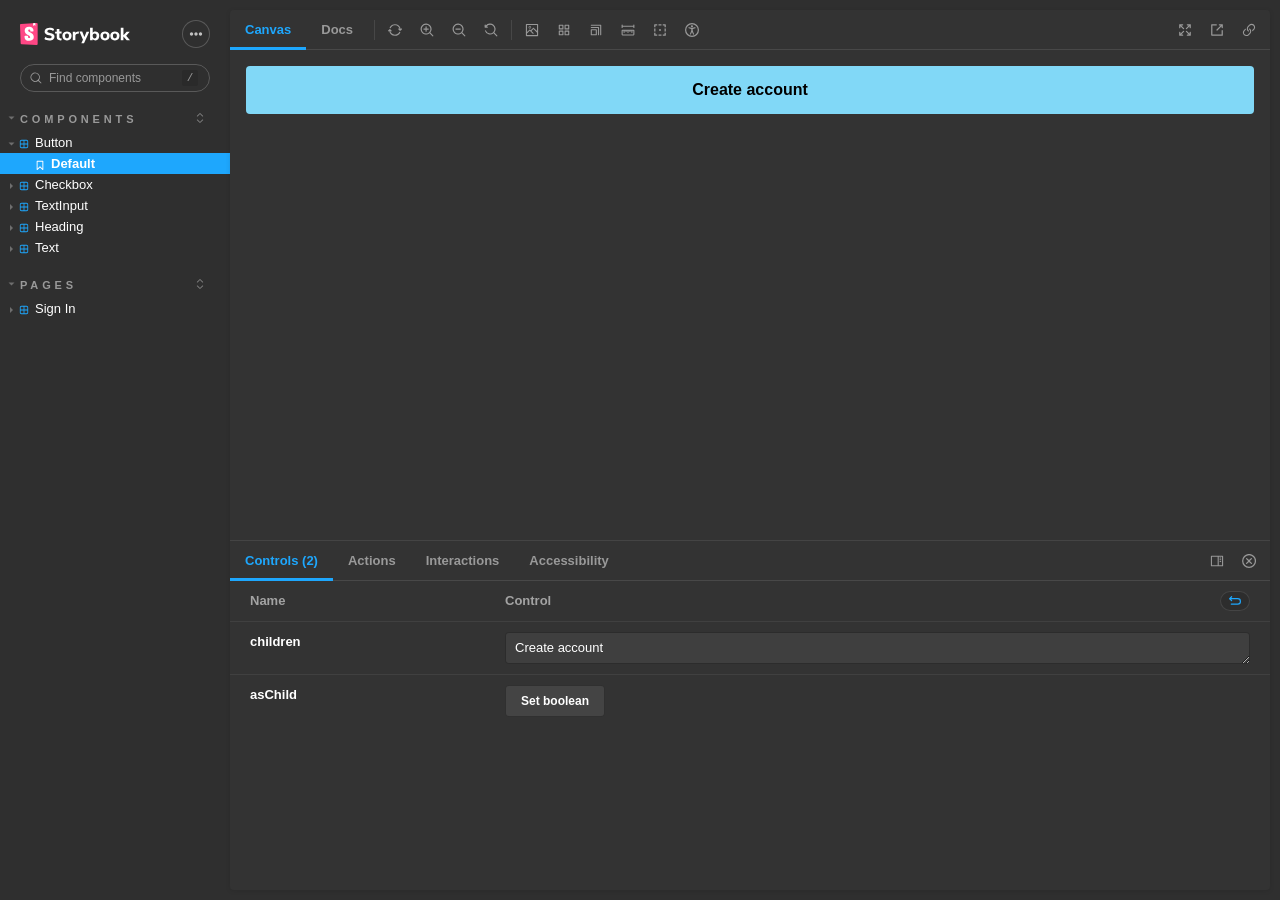
<file: index.html>
<!doctype html><html lang="en"><head><meta charset="utf-8"/><title>Webpack App</title><meta name="viewport" content="width=device-width,initial-scale=1"/><style>html, body {
    overflow: hidden;
    height: 100%;
    width: 100%;
    margin: 0;
    padding: 0;
  }

  * {
    box-sizing: border-box;
  }</style><script>/* globals window */
  /* eslint-disable no-underscore-dangle */
  try {
    if (window.top !== window) {
      window.__REACT_DEVTOOLS_GLOBAL_HOOK__ = window.top.__REACT_DEVTOOLS_GLOBAL_HOOK__;
    }
  } catch (e) {
    // eslint-disable-next-line no-console
    console.warn('unable to connect to top frame for connecting dev tools');
  }

  window.onerror = function onerror(message, source, line, column, err) {
    if (window.CONFIG_TYPE !== 'DEVELOPMENT') return;
    // eslint-disable-next-line no-var, vars-on-top
    var xhr = new window.XMLHttpRequest();
    xhr.open('POST', '/runtime-error');
    xhr.setRequestHeader('Content-Type', 'application/json;charset=UTF-8');
    xhr.send(
      JSON.stringify({
        /* eslint-disable object-shorthand */
        message: message,
        source: source,
        line: line,
        column: column,
        error: err && { message: err.message, name: err.name, stack: err.stack },
        origin: 'manager',
        /* eslint-enable object-shorthand */
      })
    );
  };</script><style>#root[hidden],
      #docs-root[hidden] {
        display: none !important;
      }</style></head><body><div id="root"></div><div id="docs-root"></div><script>window['CONFIG_TYPE'] = "PRODUCTION";
          
      
          
            window['LOGLEVEL'] = "info";
          
      
          
            window['FEATURES'] = {"postcss":true,"emotionAlias":false,"warnOnLegacyHierarchySeparator":true,"buildStoriesJson":false,"storyStoreV7":true,"modernInlineRender":false,"breakingChangesV7":false,"interactionsDebugger":true,"babelModeV7":false,"argTypeTargetsV7":false,"previewMdx2":false};
          
      
          
      
          
      
          
            window['DOCS_MODE'] = false;</script><script src="runtime~main.6d0c0ba56a7af119a160.manager.bundle.js"></script><script src="vendors~main.bde0e3b64a2c092d2358.manager.bundle.js"></script><script src="main.8de23baf0a0cb7a1bb42.manager.bundle.js"></script></body></html>
</file>
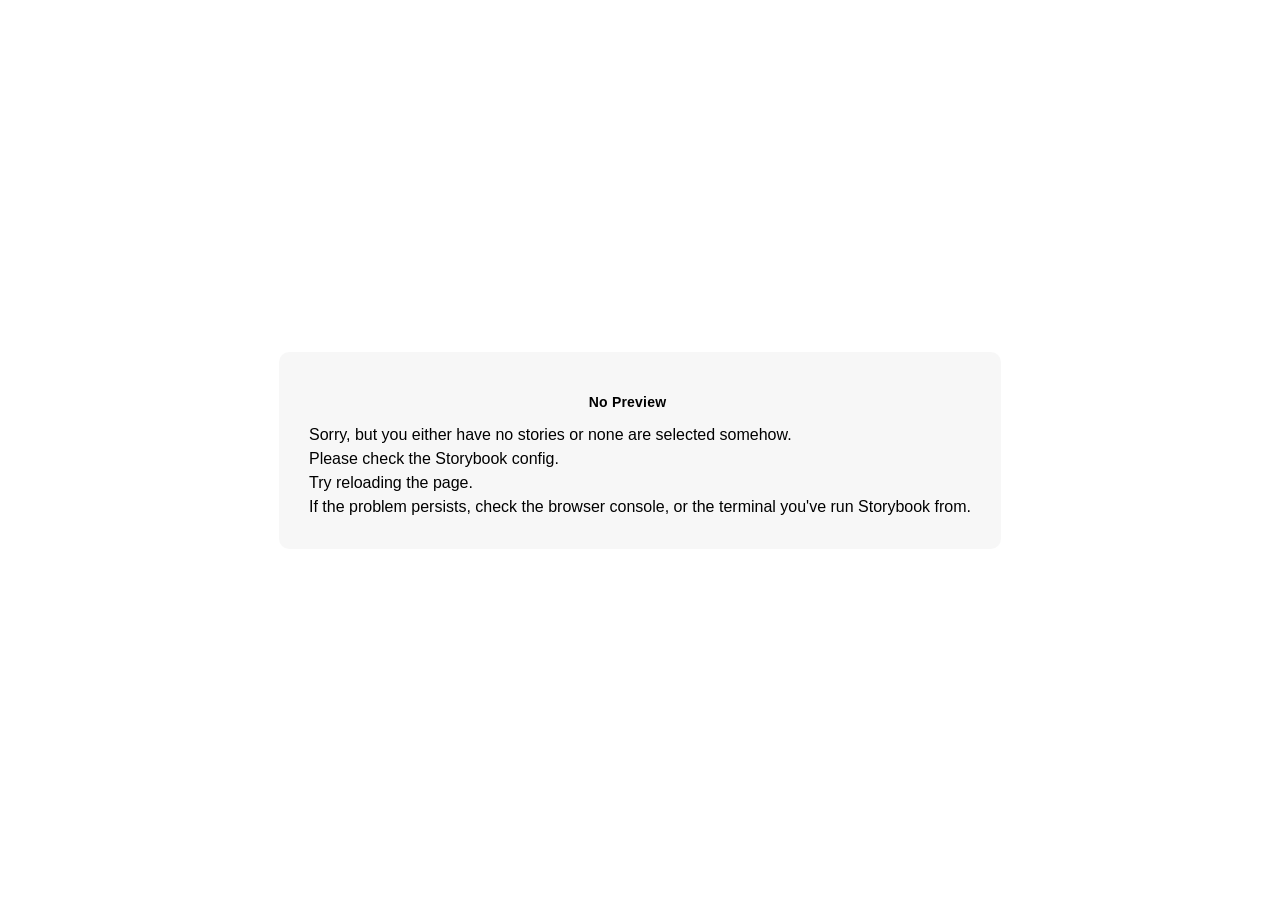
<file: iframe.html>
<!DOCTYPE html>
<!--suppress HtmlUnknownTarget -->
<html lang="en">
  <head>
    <meta charset="utf-8" />
    <title>Storybook</title>
    <meta name="viewport" content="width=device-width, initial-scale=1" />
    <script>
      window.CONFIG_TYPE = 'PRODUCTION';
      window.LOGLEVEL = 'info';
      window.FRAMEWORK_OPTIONS = {};
      window.CHANNEL_OPTIONS = {};
      window.FEATURES = {"postcss":true,"emotionAlias":false,"warnOnLegacyHierarchySeparator":true,"buildStoriesJson":false,"storyStoreV7":true,"modernInlineRender":false,"breakingChangesV7":false,"interactionsDebugger":true,"babelModeV7":false,"argTypeTargetsV7":false,"previewMdx2":false};
      window.STORIES = [{"titlePrefix":"","directory":"./src","files":"**/*.stories.mdx","importPathMatcher":"^\\.[\\\\/](?:src(?:\\/(?!\\.)(?:(?:(?!(?:^|\\/)\\.).)*?)\\/|\\/|$)(?!\\.)(?=.)[^/]*?\\.stories\\.mdx)$"},{"titlePrefix":"","directory":"./src","files":"**/*.stories.@(js|jsx|ts|tsx)","importPathMatcher":"^\\.[\\\\/](?:src(?:\\/(?!\\.)(?:(?:(?!(?:^|\\/)\\.).)*?)\\/|\\/|$)(?!\\.)(?=.)[^/]*?\\.stories\\.(js|jsx|ts|tsx))$"}];
      window.SERVER_CHANNEL_URL = undefined;

      // We do this so that "module && module.hot" etc. in Storybook source code
      // doesn't fail (it will simply be disabled)
      window.module = undefined;
    </script>
    <base target="_parent" />

<style>
  /* While we aren't showing the main block yet, but still preparing, we want everything the user
     has rendered, which may or may not be in #root, to be display none */
  .sb-show-preparing-story:not(.sb-show-main) > :not(.sb-preparing-story) {
    display: none;
  }

  .sb-show-preparing-docs:not(.sb-show-main) > :not(.sb-preparing-docs) {
    display: none;
  }

  /* Hide our own blocks when we aren't supposed to be showing them */
  :not(.sb-show-preparing-story) > .sb-preparing-story,
  :not(.sb-show-preparing-docs) > .sb-preparing-docs,
  :not(.sb-show-nopreview) > .sb-nopreview,
  :not(.sb-show-errordisplay) > .sb-errordisplay {
    display: none;
  }

  .sb-show-main.sb-main-centered {
    margin: 0;
    display: flex;
    align-items: center;
    min-height: 100vh;
  }

  .sb-show-main.sb-main-centered #root {
    box-sizing: border-box;
    margin: auto;
    padding: 1rem;
    max-height: 100%; /* Hack for centering correctly in IE11 */
  }

  /* Vertical centering fix for IE11 */
  @media screen and (-ms-high-contrast: none), (-ms-high-contrast: active) {
    .sb-show-main.sb-main-centered:after {
      content: '';
      min-height: inherit;
      font-size: 0;
    }
  }

  .sb-show-main.sb-main-fullscreen {
    margin: 0;
    padding: 0;
    display: block;
  }

  .sb-show-main.sb-main-padded {
    margin: 0;
    padding: 1rem;
    display: block;
    box-sizing: border-box;
  }

  .sb-wrapper {
    position: fixed;
    top: 0;
    bottom: 0;
    left: 0;
    right: 0;
    padding: 20px;
    font-family: 'Nunito Sans', -apple-system, '.SFNSText-Regular', 'San Francisco',
      BlinkMacSystemFont, 'Segoe UI', 'Helvetica Neue', Helvetica, Arial, sans-serif;
    -webkit-font-smoothing: antialiased;
    overflow: auto;
  }

  .sb-heading {
    font-size: 14px;
    font-weight: 600;
    letter-spacing: 0.2px;
    margin: 10px 0;
    padding-right: 25px;
  }

  .sb-nopreview {
    display: flex;
    align-content: center;
    justify-content: center;
  }

  .sb-nopreview_main {
    margin: auto;
    padding: 30px;
    border-radius: 10px;
    background: rgba(0, 0, 0, 0.03);
  }

  .sb-nopreview_heading {
    text-align: center;
  }

  .sb-errordisplay {
    border: 20px solid rgb(187, 49, 49);
    background: #222;
    color: #fff;
    z-index: 999999;
  }

  .sb-errordisplay_code {
    padding: 10px;
    background: #000;
    color: #eee;
    font-family: 'Operator Mono', 'Fira Code Retina', 'Fira Code', 'FiraCode-Retina', 'Andale Mono',
      'Lucida Console', Consolas, Monaco, monospace;
  }

  .sb-errordisplay pre {
    white-space: pre-wrap;
  }

  @-webkit-keyframes sb-rotate360 {
    from {
      transform: rotate(0deg);
    }
    to {
      transform: rotate(360deg);
    }
  }
  @keyframes sb-rotate360 {
    from {
      transform: rotate(0deg);
    }
    to {
      transform: rotate(360deg);
    }
  }
  @-webkit-keyframes sb-glow {
    0%,
    100% {
      opacity: 1;
    }
    50% {
      opacity: 0.4;
    }
  }
  @keyframes sb-glow {
    0%,
    100% {
      opacity: 1;
    }
    50% {
      opacity: 0.4;
    }
  }

  /* We display the preparing loaders *over* the rendering story */
  .sb-preparing-story,
  .sb-preparing-docs {
    background-color: white;
    /* Maximum possible z-index. It would be better to use stacking contexts to ensure it's always
    on top, but this isn't possible as it would require making CSS changes that could affect user code */
    z-index: 2147483647;
  }

  .sb-loader {
    -webkit-animation: sb-rotate360 0.7s linear infinite;
    animation: sb-rotate360 0.7s linear infinite;
    border-color: rgba(97, 97, 97, 0.29);
    border-radius: 50%;
    border-style: solid;
    border-top-color: #646464;
    border-width: 2px;
    display: inline-block;
    height: 32px;
    left: 50%;
    margin-left: -16px;
    margin-top: -16px;
    mix-blend-mode: difference;
    overflow: hidden;
    position: absolute;
    top: 50%;
    transition: all 200ms ease-out;
    vertical-align: top;
    width: 32px;
    z-index: 4;
  }

  .sb-previewBlock {
    background: #fff;
    border: 1px solid rgba(0, 0, 0, 0.1);
    border-radius: 4px;
    box-shadow: rgba(0, 0, 0, 0.1) 0 1px 3px 0;
    margin: 25px auto 40px;
    max-width: 600px;
  }

  .sb-previewBlock_header {
    align-items: center;
    box-shadow: rgba(0, 0, 0, 0.1) 0 -1px 0 0 inset;
    display: flex;
    gap: 14px;
    height: 40px;
    padding: 0 12px;
  }

  .sb-previewBlock_icon {
    -webkit-animation: sb-glow 1.5s ease-in-out infinite;
    animation: sb-glow 1.5s ease-in-out infinite;
    background: #e6e6e6;
    height: 14px;
    width: 14px;
  }
  .sb-previewBlock_icon:last-child {
    margin-left: auto;
  }

  .sb-previewBlock_body {
    -webkit-animation: sb-glow 1.5s ease-in-out infinite;
    animation: sb-glow 1.5s ease-in-out infinite;
    height: 182px;
    position: relative;
  }

  .sb-argstableBlock {
    border-collapse: collapse;
    border-spacing: 0;
    font-size: 13px;
    line-height: 20px;
    margin: 25px auto 40px;
    max-width: 600px;
    text-align: left;
    width: 100%;
  }
  .sb-argstableBlock th:first-of-type,
  .sb-argstableBlock td:first-of-type {
    padding-left: 20px;
  }
  .sb-argstableBlock th:nth-of-type(2),
  .sb-argstableBlock td:nth-of-type(2) {
    width: 35%;
  }
  .sb-argstableBlock th:nth-of-type(3),
  .sb-argstableBlock td:nth-of-type(3) {
    width: 15%;
  }
  .sb-argstableBlock th:last-of-type,
  .sb-argstableBlock td:last-of-type {
    width: 25%;
    padding-right: 20px;
  }
  .sb-argstableBlock th span,
  .sb-argstableBlock td span {
    -webkit-animation: sb-glow 1.5s ease-in-out infinite;
    animation: sb-glow 1.5s ease-in-out infinite;
    background-color: rgba(0, 0, 0, 0.1);
    border-radius: 0;
    box-shadow: none;
    color: transparent;
  }
  .sb-argstableBlock th {
    padding: 10px 15px;
  }

  .sb-argstableBlock-body {
    border-radius: 4px;
    box-shadow: rgba(0, 0, 0, 0.1) 0 1px 3px 1px, rgba(0, 0, 0, 0.065) 0 0 0 1px;
  }
  .sb-argstableBlock-body tr {
    background: transparent;
    overflow: hidden;
  }
  .sb-argstableBlock-body tr:not(:first-child) {
    border-top: 1px solid #e6e6e6;
  }
  .sb-argstableBlock-body tr:first-child td:first-child {
    border-top-left-radius: 4px;
  }
  .sb-argstableBlock-body tr:first-child td:last-child {
    border-top-right-radius: 4px;
  }
  .sb-argstableBlock-body tr:last-child td:first-child {
    border-bottom-left-radius: 4px;
  }
  .sb-argstableBlock-body tr:last-child td:last-child {
    border-bottom-right-radius: 4px;
  }
  .sb-argstableBlock-body td {
    background: #fff;
    padding-bottom: 10px;
    padding-top: 10px;
    vertical-align: top;
  }
  .sb-argstableBlock-body td:not(:first-of-type) {
    padding-left: 15px;
    padding-right: 15px;
  }
  .sb-argstableBlock-body button {
    -webkit-animation: sb-glow 1.5s ease-in-out infinite;
    animation: sb-glow 1.5s ease-in-out infinite;
    background-color: rgba(0, 0, 0, 0.1);
    border: 0;
    border-radius: 0;
    box-shadow: none;
    color: transparent;
    display: inline;
    font-size: 12px;
    line-height: 1;
    padding: 10px 16px;
  }

  .sb-argstableBlock-summary {
    margin-top: 4px;
  }

  .sb-argstableBlock-code {
    margin-right: 4px;
    margin-bottom: 4px;
    padding: 2px 5px;
  }
</style>

<script>
  /* globals window */
  /* eslint-disable no-underscore-dangle */
  try {
    if (window.top !== window) {
      window.__REACT_DEVTOOLS_GLOBAL_HOOK__ = window.top.__REACT_DEVTOOLS_GLOBAL_HOOK__;
      window.__VUE_DEVTOOLS_GLOBAL_HOOK__ = window.top.__VUE_DEVTOOLS_GLOBAL_HOOK__;
      window.top.__VUE_DEVTOOLS_CONTEXT__ = window.document;
    }
  } catch (e) {
    // eslint-disable-next-line no-console
    console.warn('unable to connect to top frame for connecting dev tools');
  }

  window.onerror = function onerror(message, source, line, column, err) {
    if (window.CONFIG_TYPE !== 'DEVELOPMENT') return;
    // eslint-disable-next-line no-var, vars-on-top
    var xhr = new window.XMLHttpRequest();
    xhr.open('POST', '/runtime-error');
    xhr.setRequestHeader('Content-Type', 'application/json;charset=UTF-8');
    xhr.send(
      JSON.stringify({
        /* eslint-disable object-shorthand */
        message: message,
        source: source,
        line: line,
        column: column,
        error: err && { message: err.message, name: err.name, stack: err.stack },
        origin: 'preview',
        /* eslint-enable object-shorthand */
      })
    );
  };
</script>
<script>
  window.global = window;
</script>
    <script type="module" crossorigin src="/assets/iframe.794e0f51.js"></script>
  <style>
    .sb-show-preparing-story:not(.sb-show-main) > :not(.sb-preparing-story) {
      display: none;
    }
    .sb-show-preparing-docs:not(.sb-show-main) > :not(.sb-preparing-docs) {
      display: none;
    }
    :not(.sb-show-preparing-story) > .sb-preparing-story,
    :not(.sb-show-preparing-docs) > .sb-preparing-docs,
    :not(.sb-show-nopreview) > .sb-nopreview,
    :not(.sb-show-errordisplay) > .sb-errordisplay {
      display: none;
    }
    #root[hidden],
    #docs-root[hidden] {
      display: none !important;
    }
  </style>
</head>
  <body>
    <div class="sb-preparing-story sb-wrapper">
  <div class="sb-loader"></div>
</div>

<div class="sb-preparing-docs sb-wrapper">
  <div class="sb-previewBlock">
    <div class="sb-previewBlock_header">
      <div class="sb-previewBlock_icon"></div>
      <div class="sb-previewBlock_icon"></div>
      <div class="sb-previewBlock_icon"></div>
      <div class="sb-previewBlock_icon"></div>
    </div>
    <div class="sb-previewBlock_body">
      <div class="sb-loader"></div>
    </div>
  </div>
  <table aria-hidden="true" class="sb-argstableBlock">
    <thead class="sb-argstableBlock-head">
      <tr>
        <th><span>Name</span></th>
        <th><span>Description</span></th>
        <th><span>Default</span></th>
        <th><span>Control </span></th>
      </tr>
    </thead>
    <tbody class="sb-argstableBlock-body">
      <tr>
        <td><span>propertyName</span><span title="Required">*</span></td>
        <td>
          <div><span>This is a short description</span></div>
          <div class="sb-argstableBlock-summary">
            <div><span class="sb-argstableBlock-code">summary</span></div>
          </div>
        </td>
        <td>
          <div><span class="sb-argstableBlock-code">defaultValue</span></div>
        </td>
        <td><button>Set string</button></td>
      </tr>
      <tr>
        <td><span>propertyName</span><span>*</span></td>
        <td>
          <div><span>This is a short description</span></div>
          <div class="sb-argstableBlock-summary">
            <div><span class="sb-argstableBlock-code">summary</span></div>
          </div>
        </td>
        <td>
          <div><span class="sb-argstableBlock-code">defaultValue</span></div>
        </td>
        <td><button>Set string</button></td>
      </tr>
      <tr>
        <td><span>propertyName</span><span>*</span></td>
        <td>
          <div><span>This is a short description</span></div>
          <div class="sb-argstableBlock-summary">
            <div><span class="sb-argstableBlock-code">summary</span></div>
          </div>
        </td>
        <td>
          <div><span class="sb-argstableBlock-code">defaultValue</span></div>
        </td>
        <td><button>Set string</button></td>
      </tr>
    </tbody>
  </table>
</div>

<div class="sb-nopreview sb-wrapper">
  <div class="sb-nopreview_main">
    <h1 class="sb-nopreview_heading sb-heading">No Preview</h1>
    <p>Sorry, but you either have no stories or none are selected somehow.</p>
    <ul>
      <li>Please check the Storybook config.</li>
      <li>Try reloading the page.</li>
    </ul>
    <p>
      If the problem persists, check the browser console, or the terminal you've run Storybook from.
    </p>
  </div>
</div>

<div class="sb-errordisplay sb-wrapper">
  <pre id="error-message" class="sb-heading"></pre>
  <pre class="sb-errordisplay_code"><code id="error-stack"></code></pre>
</div>

    <div id="root"></div>
    <div id="docs-root"></div>
    
  </body>
</html>
</file>
